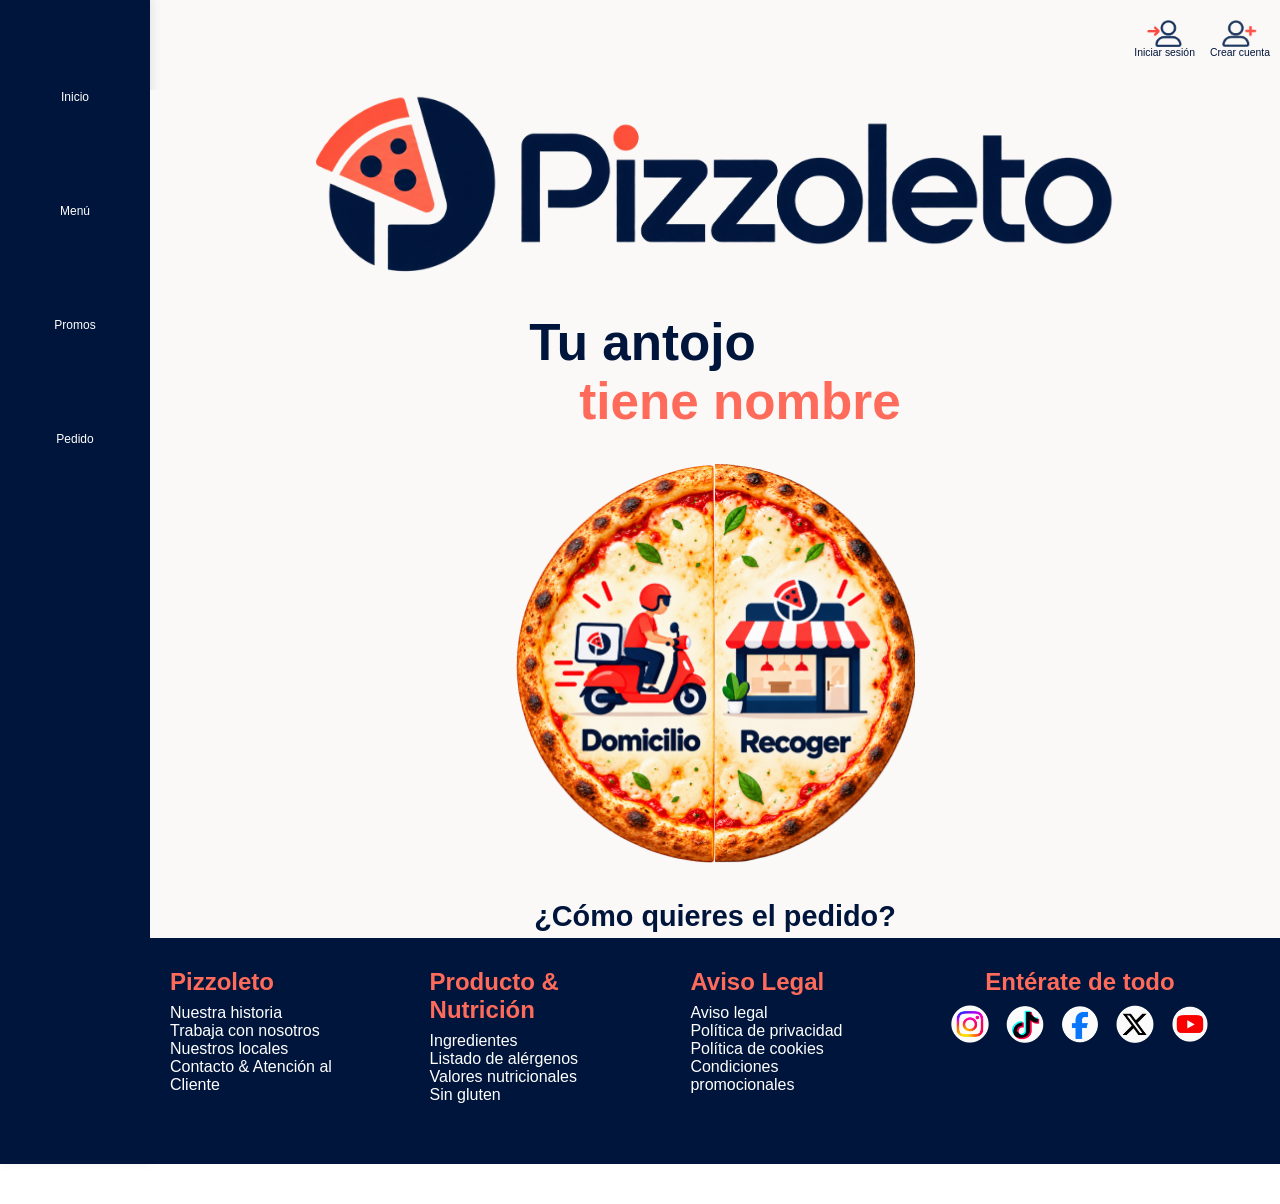
<file: index.html>
<!DOCTYPE html>
<html lang="es">
<head>
    <meta charset="UTF-8">
    <meta name="viewport" content="width=device-width, initial-scale=1.0">
    <title>Pizzoleto - Inicio</title>
    <link rel="icon" href="./assets/images/logo_pizzoleto.png" type="image/png">
    <link rel="stylesheet" href="./css/variables.css">
    <link rel="stylesheet" href="./css/style.css">
</head>

<body>

    <header>
      <nav class="header__nav">
        <ul>
          <li>
            <a class="header__nav-link" href="#">
                  <img class="header__nav-user" src="./assets/images/log_in.png" width="50" height="50" alt="Icono de usuario con una flecha para iniciar sesión">
                  <span>Iniciar sesión</span>
            </a>
          </li>
          <li>
            <a class="header__nav-link" href="new_account.html"> 
                <img class="header__nav-user" src="./assets/images/create_account.png" width="50" height="50" alt="Icono de usuario con un más para crear una cuenta nueva">
                <span>Crear cuenta</span>
            </a>
          </li>
        </ul>      
      </nav>
    </header>

    <nav class="nav__principal">
      <ul>
        <li>
          <a href="./index.html">
            <picture>
              <source media="(min-width: 1024px)" srcset="./assets/images/home_white.png">
              <img class="nav__principal--icons" src="./assets/images/home.png" width="30" height="30" alt="Icono inicio.">
            </picture>
            <span>Inicio</span>
          </a>
        </li>
        <li>
          <a href="#">
            <picture>
              <source media="(min-width: 1024px)" srcset="./assets/images/Menu_white.png">
              <img class="nav__principal--icons" src="./assets/images/Menu.png" width="30" height="30" alt="Icono menú para ir a ver los productos para realizar el pedido">
            </picture>
            <span>Menú</span>
          </a>    
        </li>
        <li>
         <a href="#">
            <picture>
                <source media="(min-width: 1024px)" srcset="./assets/images/promotions_white.png">
                <img class="nav__principal--icons" src="./assets/images/promotions.png" width="30" height="30" alt="Icono de promociones para ver las promociones">
            </picture>
            <span>Promos</span>
          </a>
        </li>
        <li>
          <a href="./order_pickup.html">
            <picture>
                <source media="(min-width: 1024px)" srcset="./assets/images/order_white.png">
                <img class="nav__principal--icons" src="./assets/images/order.png" width="30" height="30" alt="Icono de carrito de compra para ver el pedido">
            </picture>
            <span>Pedido</span>
          </a>
        </li>
      </ul>
    </nav>  

    

    <main>

      <section class="content">

        <div class="content__brand">
          <img class="content__brand-img" src="./assets/images/pizzoleto_brand.png" width="160" height="60" alt="Pizzoleto">
        </div>

        <h2 class="content__slogan">Tu antojo 
          <span class="content__slogan-nombre">tiene nombre</span>
        </h2>

        <div class="content__order">
          <a class="content__order-link content__order-link--home" href="#">
            <img class="content__order-img" src="./assets/images/pizza_home.png" alt="Pedido a domicilio" >
          </a>
          <a class="content__order-link content__order-link--pickup" href="order_pickup.html">
            <img class="content__order-img" src="./assets/images/pizza_pickup.png" alt="Pedido para recoger" >
          </a>
        </div>

        <h2 class="content__question">¿Cómo quieres el pedido?</h2>
        
      </section>
      
    </main>


    <footer>

      <section class="footer__info">

        <h2>Pizzoleto</h2>
        <ul>
          <li><a href="#">Nuestra historia</a></li>
          <li><a href="#">Trabaja con nosotros</a></li>
          <li><a href="#">Nuestros locales</a></li>
          <li><a href="#">Contacto & Atención al Cliente</a></li>
        </ul>

      </section>

      <section class="footer__info">

        <h2>Producto & Nutrición</h2>
        <ul>
          <li><a href="#">Ingredientes</a></li>
          <li><a href="#">Listado de alérgenos</a></li>
          <li><a href="#">Valores nutricionales</a></li>
          <li><a href="#">Sin gluten</a></li>
        </ul>

      </section>

      <section class="footer__info">

        <h2>Aviso Legal</h2>
        <ul>
          <li><a href="#">Aviso legal</a></li>
          <li><a href="#">Política de privacidad</a></li>
          <li><a href="#">Política de cookies</a></li>
          <li><a href="#">Condiciones promocionales</a></li>
        </ul>

      </section>

      <section class="footer__networks">

        <h2>Entérate de todo</h2>
        <ul class="socials__networks">
          <li>
            <a href="#" aria-label="Instagram">
              <img src="./assets/images/social_networks/instagram.png" width="40" height="40" alt="Logo de la red social Instagram">
            </a>
          </li>

          <li>
            <a href="#" aria-label="TikTok">
              <img src="./assets/images/social_networks/tiktok.png" width="40" height="40" alt="Logo de la red social TikTok">
            </a>
          </li>

          <li>
            <a href="#" aria-label="Facebook">
              <img src="./assets/images/social_networks/facebook.png" width="40" height="40" alt="Logo de la red social Facebook">
              
            </a>
          </li>

          <li>
            <a href="#" aria-label="X">
              <img src="./assets/images/social_networks/x.png" width="40" height="40" alt="Logo de la red social X">
            </a>
          </li>

          <li>
            <a href="#" aria-label="YouTube">
              <img src="./assets/images/social_networks/youtube.png" width="40" height="40" alt="Logo de la red social Youtube">
            </a>
          </li>
        </ul>
      </section>

    </footer>

</body>
</html>
</file>
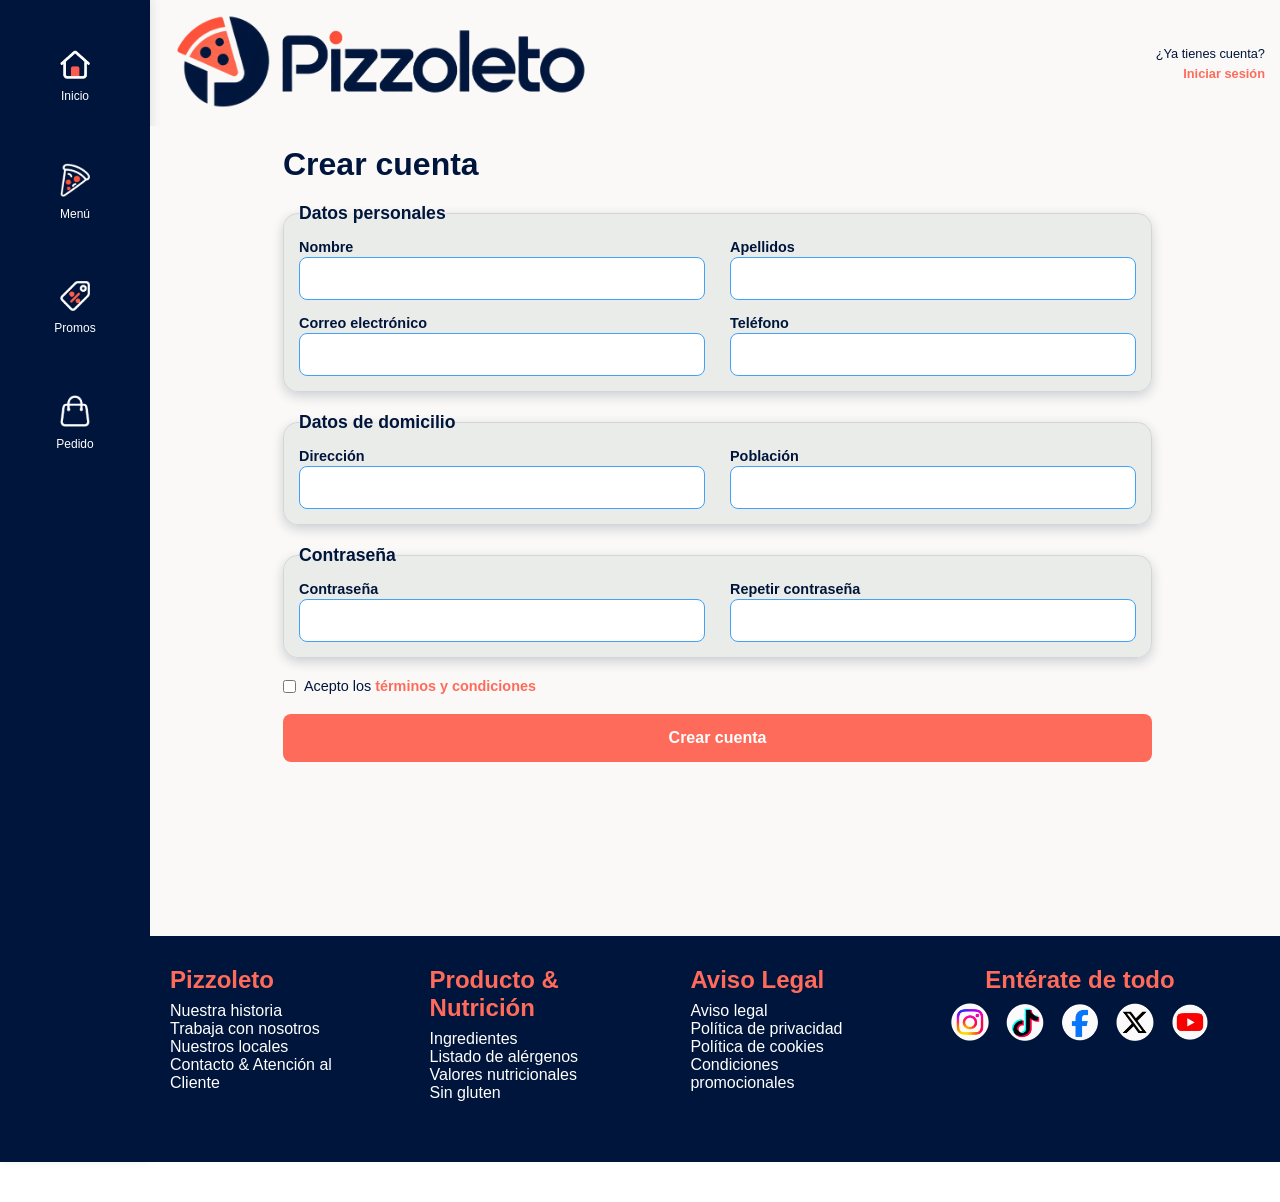
<file: new_account.html>
<!DOCTYPE html>
<html lang="es">
<head>
    <meta charset="UTF-8">
    <meta name="viewport" content="width=device-width, initial-scale=1.0">
    <title>Pizzoleto - Crear cuenta</title>
    <link rel="icon" href="./assets/images/logo_pizzoleto.png" type="image/png">
    <link rel="stylesheet" href="./css/variables.css">
    <link rel="stylesheet" href="./css/style.css">
    <link rel="stylesheet" href="./css/new_account.css">
</head>

<body>

    <header>
        <div class="header__brand">
            <!-- logo/brand Pizzoleto -->
             <a href="./index.html">
                <img class="header__brand-img" src="./assets/images/pizzoleto_brand.png" width="160" height="60" alt="Pizzoleto">
             </a>
        </div>

        <div class="header__login">
            <span>¿Ya tienes cuenta?</span>
            <a href="#">Iniciar sesión</a>
        </div>

    </header>

    <nav class="nav__principal">
      <ul>
        <li>
          <a href="./index.html">
            <picture>
              <source media="(min-width: 1024px)" srcset="./assets/images/home_white.png">
              <img class="nav__principal--icons" src="./assets/images/home.png" width="30" height="30" alt="Icono inicio.">
            </picture>
            <span>Inicio</span>
          </a>
        </li>
        <li>
          <a href="#">
            <picture>
              <source media="(min-width: 1024px)" srcset="./assets/images/Menu_white.png">
              <img class="nav__principal--icons" src="./assets/images/Menu.png" width="30" height="30" alt="Icono menú para ir a ver los productos para realizar el pedido">
            </picture>
            <span>Menú</span>
          </a>    
        </li>
        <li>
         <a href="#">
            <picture>
                <source media="(min-width: 1024px)" srcset="./assets/images/promotions_white.png">
                <img class="nav__principal--icons" src="./assets/images/promotions.png" width="30" height="30" alt="Icono de promociones para ver las promociones">
            </picture>
            <span>Promos</span>
          </a>
        </li>
        <li>
          <a href="./order_pickup.html">
            <picture>
                <source media="(min-width: 1024px)" srcset="./assets/images/order_white.png">
                <img class="nav__principal--icons" src="./assets/images/order.png" width="30" height="30" alt="Icono de carrito de compra para ver el pedido">
            </picture>
            <span>Pedido</span>
          </a>
        </li>
      </ul>
    </nav>  


    <main>

        <section class="register__content">
            <h1>Crear cuenta</h1>

            <form id="register-form" action="#">

                <fieldset class="register__group">
                    <legend>Datos personales</legend>

                    <div class="register__field">
                        <label for="name">Nombre</label>
                        <input 
                            type="text"
                            id="name"
                            name="name"
                            required
                        >
                    </div>

                    <div class="register__field">
                        <label for="surname">Apellidos</label>
                        <input 
                            type="text"
                            id="surname"
                            name="surname"
                            required
                        >
                    </div>

                    <div class="register__field">
                        <label for="email">Correo electrónico</label>
                        <input 
                            type="email"
                            id="email"
                            name="email"
                            required
                        >
                    </div>

                    <div class="register__field">
                        <label for="phone">Teléfono</label>
                        <input 
                            type="tel"
                            id="phone"
                            name="phone"
                            inputmode="numeric"
                            pattern="[0-9]{9}"
                            maxlength="9"
                            required
                        >
                    </div>

                </fieldset>

                <fieldset class="register__group">
                    <legend>Datos de domicilio</legend>

                    <div class="register__field">
                        <label for="address">Dirección</label>
                        <input 
                            type="text"
                            id="address"
                            name="address"
                            required
                        >
                    </div>

                    <div class="register__field">
                        <label for="city">Población</label>
                        <input 
                            type="text"
                            id="city"
                            name="city"
                            required
                        >
                    </div>

                </fieldset>

                <fieldset class="register__group">
                    <legend>Contraseña</legend>

                    <div class="register__field">
                        <label for="password">Contraseña</label>
                        <input 
                            type="password"
                            id="password"
                            name="password"
                            required
                        >
                    </div>

                    <div class="register__field">
                        <label for="confirm-password">Repetir contraseña</label>
                        <input 
                            type="password"
                            id="confirm-password"
                            name="confirm-password"
                            required
                        >
                    </div>

                </fieldset>

                <div class="register__terms">
                    <input 
                    type="checkbox" 
                    name="terms" 
                    id="terms"
                    required
                    >

                    <label for="terms">
                        Acepto los <a href="#">términos y condiciones</a>
                    </label>
                </div>

                <button class="register__button" type="submit">
                    Crear cuenta
                </button>


            </form>

        </section>


    </main>


    <footer>

      <section class="footer__info">

        <h2>Pizzoleto</h2>
        <ul>
          <li><a href="#">Nuestra historia</a></li>
          <li><a href="#">Trabaja con nosotros</a></li>
          <li><a href="#">Nuestros locales</a></li>
          <li><a href="#">Contacto & Atención al Cliente</a></li>
        </ul>

      </section>

      <section class="footer__info">

        <h2>Producto & Nutrición</h2>
        <ul>
          <li><a href="#">Ingredientes</a></li>
          <li><a href="#">Listado de alérgenos</a></li>
          <li><a href="#">Valores nutricionales</a></li>
          <li><a href="#">Sin gluten</a></li>
        </ul>

      </section>

      <section class="footer__info">

        <h2>Aviso Legal</h2>
        <ul>
          <li><a href="#">Aviso legal</a></li>
          <li><a href="#">Política de privacidad</a></li>
          <li><a href="#">Política de cookies</a></li>
          <li><a href="#">Condiciones promocionales</a></li>
        </ul>

      </section>

      <section class="footer__networks">

        <h2>Entérate de todo</h2>
        <ul class="socials__networks">
          <li>
            <a href="#" aria-label="Instagram">
              <img src="./assets/images/social_networks/instagram.png" width="40" height="40" alt="Logo de la red social Instagram">
            </a>
          </li>

          <li>
            <a href="#" aria-label="TikTok">
              <img src="./assets/images/social_networks/tiktok.png" width="40" height="40" alt="Logo de la red social TikTok">
            </a>
          </li>

          <li>
            <a href="#" aria-label="Facebook">
              <img src="./assets/images/social_networks/facebook.png" width="40" height="40" alt="Logo de la red social Facebook">
              
            </a>
          </li>

          <li>
            <a href="#" aria-label="X">
              <img src="./assets/images/social_networks/x.png" width="40" height="40" alt="Logo de la red social X">
            </a>
          </li>

          <li>
            <a href="#" aria-label="YouTube">
              <img src="./assets/images/social_networks/youtube.png" width="40" height="40" alt="Logo de la red social Youtube">
            </a>
          </li>
        </ul>
      </section>

    </footer>
</body>
</html>
</file>
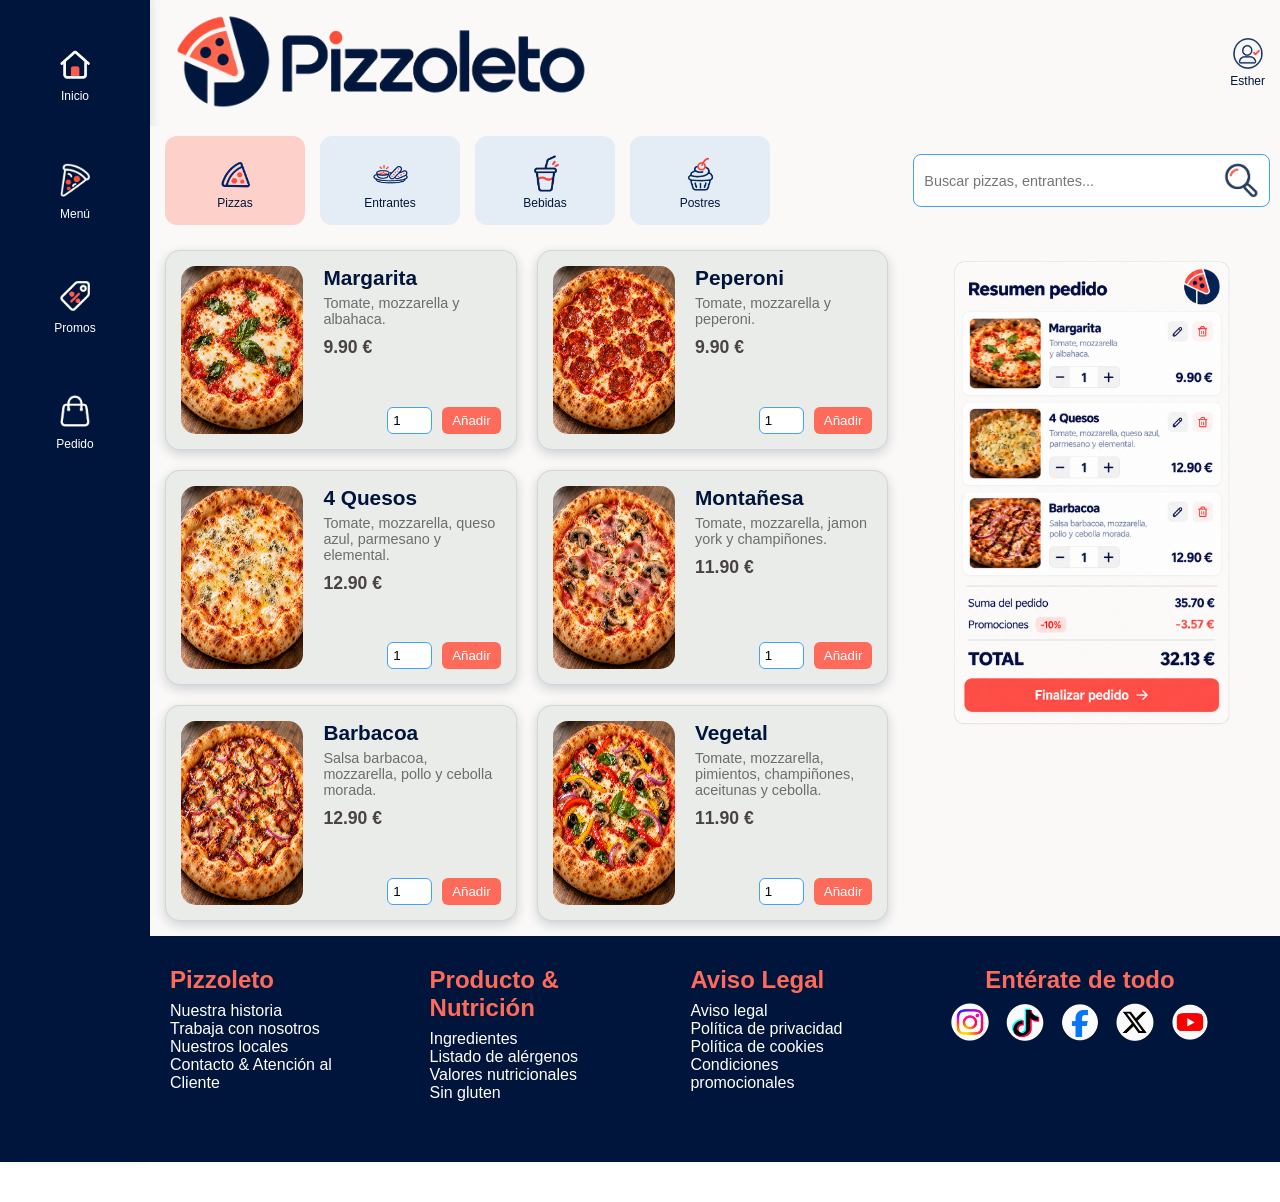
<file: order_pickup.html>
<!DOCTYPE html>
<html lang="es">
<head>
    <meta charset="UTF-8">
    <meta name="viewport" content="width=device-width, initial-scale=1.0">
    <title>Pizzoleto - Menú</title>
    <link rel="icon" href="./assets/images/logo_pizzoleto.png" type="image/png">
    <link rel="stylesheet" href="./css/variables.css">
    <link rel="stylesheet" href="./css/style.css">
    <link rel="stylesheet" href="./css/menu.css">

</head>
<body>

    <header>
        <div class="header__brand">
            <!-- logo/brand Pizzoleto -->
             <a href="./index.html">
                <img class="header__brand-img" src="./assets/images/pizzoleto_brand.png" width="160" height="60" alt="Pizzoleto">
             </a>
        </div>

        <div class="header__user">
            <!-- usuario logeado -->
             <a href="#">
              <img class="header__user-icons" src="./assets/images/account_user.png" width="50" height="50" alt="Icono de usuario logeado">
              <span>Esther</span>
            </a>
        </div>

    </header>

    <nav class="nav__principal">
      <ul>
        <li>
          <a href="./index.html">
            <picture>
              <source media="(min-width: 1024px)" srcset="./assets/images/home_white.png">
              <img class="nav__principal--icons" src="./assets/images/home.png" width="30" height="30" alt="Icono inicio.">
            </picture>
            <span>Inicio</span>
          </a>
        </li>
        <li>
          <a href="#">
            <picture>
              <source media="(min-width: 1024px)" srcset="./assets/images/Menu_white.png">
              <img class="nav__principal--icons" src="./assets/images/Menu.png" width="30" height="30" alt="Icono menú para ir a ver los productos para realizar el pedido">
            </picture>
            <span>Menú</span>
          </a>    
        </li>
        <li>
         <a href="#">
            <picture>
                <source media="(min-width: 1024px)" srcset="./assets/images/promotions_white.png">
                <img class="nav__principal--icons" src="./assets/images/promotions.png" width="30" height="30" alt="Icono de promociones para ver las promociones">
            </picture>
            <span>Promos</span>
          </a>
        </li>
        <li>
          <a href="./order_pickup.html">
            <picture>
                <source media="(min-width: 1024px)" srcset="./assets/images/order_white.png">
                <img class="nav__principal--icons" src="./assets/images/order.png" width="30" height="30" alt="Icono de carrito de compra para ver el pedido">
            </picture>
            <span>Pedido</span>
          </a>
        </li>
      </ul>
    </nav>  

    <main class="menu">
        <section class="menu__products">
            <nav class="menu__products-categories">
                <!-- Pizzas -->
                 <a href="#" class="menu__categories menu__categories--active">
                    <img src="./assets/images/pizzas.png" width="50" height="50" alt="Icono pizzas">
                    <span>Pizzas</span>
                 </a>
                <!-- Entrantes -->
                 <a href="#" class="menu__categories">
                    <img src="/assets/images/entrantes.png" width="50" height="50" alt="Icono entrantes">
                    <span>Entrantes</span>
                 </a>
                <!-- Bebidas -->
                 <a href="#" class="menu__categories">
                    <img src="/assets/images/bebidas.png" width="50" height="50" alt="Icono bebidas">
                    <span>Bebidas</span>
                 </a>
                <!-- Postres -->
                 <a href="#" class="menu__categories">
                    <img src="/assets/images/postres.png" width="50" height="50" alt="Icono postres">
                    <span>Postres</span>
                 </a>
            </nav>

            <form action="#" class="menu__products-search">
                <!-- Buscador de productos -->
                <div class="menu__search-box">
                    <input 
                      type="search"
                      name="search-products"
                      placeholder="Buscar pizzas, entrantes..."
                      aria-label="Buscar productos"
                    >
                    <button type="submit" title="Buscar productos" aria-label="Buscar productos">
                      <img src="./assets/images/buscar.png" width="50" height="50" alt="Icono lupa">
                    </button>
                </div>
            </form>
        </section>

        <section class="products">
            <!-- Tarjetas de productos -->

             <article class="product__card">
                <img class="product__card-img" src="./assets/images/pizzas/margarita.png"  width="300" height="300" alt="Pizza Margarita">
                <div class="product__card-content">

                    <h2>Margarita</h2>

                    <p class="product__card-description">
                      Tomate, mozzarella y albahaca.
                    </p>

                    <div class="product__card-footer">
                        <span class="product__card-price">9.90 €</span>
                        <div class="product__card-interaction">
                            <input 
                              type="number" 
                              class="product__card-quantity"
                              min="1"
                              max="10"
                              value="1"
                              aria-label="Cantidad de pizzas Margarita"
                              title="Selecciona la cantidad de pizzas Margarita"
                            >
                            <button type="button">Añadir</button>
                        </div>
                    </div>
                </div>
             </article>

             <article class="product__card">
                <img class="product__card-img" src="./assets/images/pizzas/peperoni.png"  width="300" height="300" alt="Pizza Margarita">
                <div class="product__card-content">

                    <h2>Peperoni</h2>

                    <p class="product__card-description">
                      Tomate, mozzarella y peperoni.
                    </p>

                    <div class="product__card-footer">
                        <span class="product__card-price">9.90 €</span>
                        <div class="product__card-interaction">
                            <input 
                              type="number" 
                              class="product__card-quantity"
                              min="1"
                              max="10"
                              value="1"
                              aria-label="Cantidad de pizzas Peperoni"
                              title="Selecciona la cantidad de pizzas Peperoni"
                            >
                            <button type="button">Añadir</button>
                        </div>
                    </div>
                </div>
             </article>

             <article class="product__card">
                <img class="product__card-img" src="./assets/images/pizzas/4quesos.png"  width="300" height="300" alt="Pizza Margarita">
                <div class="product__card-content">

                    <h2>4 Quesos</h2>

                    <p class="product__card-description">
                      Tomate, mozzarella, queso azul, parmesano y elemental.
                    </p>

                    <div class="product__card-footer">
                        <span class="product__card-price">12.90 €</span>
                        <div class="product__card-interaction">
                            <input 
                              type="number" 
                              class="product__card-quantity"
                              min="1"
                              max="10"
                              value="1"
                              aria-label="Cantidad de pizzas 4 Quesos"
                              title="Selecciona la cantidad de pizzas 4 Quesos"
                            >
                            <button type="button">Añadir</button>
                        </div>
                    </div>
                </div>
             </article>

             <article class="product__card">
                <img class="product__card-img" src="./assets/images/pizzas/montañesa.png"  width="300" height="300" alt="Pizza Margarita">
                <div class="product__card-content">

                    <h2>Montañesa</h2>

                    <p class="product__card-description">
                      Tomate, mozzarella, jamon york y champiñones.
                    </p>

                    <div class="product__card-footer">
                        <span class="product__card-price">11.90 €</span>
                        <div class="product__card-interaction">
                            <input 
                              type="number" 
                              class="product__card-quantity"
                              min="1"
                              max="10"
                              value="1"
                              aria-label="Cantidad de pizzas Montañesa"
                              title="Selecciona la cantidad de pizzas Montañesa"
                            >
                            <button type="button">Añadir</button>
                        </div>
                    </div>
                </div>
             </article>

             <article class="product__card">
                <img class="product__card-img" src="./assets/images/pizzas/barbacoa.png"  width="300" height="300" alt="Pizza Margarita">
                <div class="product__card-content">

                    <h2>Barbacoa</h2>

                    <p class="product__card-description">
                      Salsa barbacoa, mozzarella, pollo y cebolla morada.
                    </p>

                    <div class="product__card-footer">
                        <span class="product__card-price">12.90 €</span>
                        <div class="product__card-interaction">
                            <input 
                              type="number" 
                              class="product__card-quantity"
                              min="1"
                              max="10"
                              value="1"
                              aria-label="Cantidad de pizzas Barbacoa"
                              title="Selecciona la cantidad de pizzas Barbacoa"
                            >
                            <button type="button">Añadir</button>
                        </div>
                    </div>
                </div>
             </article>

             <article class="product__card">
                <img class="product__card-img" src="./assets/images/pizzas/Vegetal.png"  width="300" height="300" alt="Pizza Margarita">
                <div class="product__card-content">

                    <h2>Vegetal</h2>

                    <p class="product__card-description">
                      Tomate, mozzarella, pimientos, champiñones, aceitunas y cebolla.
                    </p>

                    <div class="product__card-footer">
                        <span class="product__card-price">11.90 €</span>
                        <div class="product__card-interaction">
                            <input 
                              type="number" 
                              class="product__card-quantity"
                              min="1"
                              max="10"
                              value="1"
                              aria-label="Cantidad de pizzas Vegetal"
                              title="Selecciona la cantidad de pizzas Vegetal"
                            >
                            <button type="button">Añadir</button>
                        </div>
                    </div>
                </div>
             </article>

        </section>

        <aside class="order__summary">
            <!-- Resumen pedido -->
             <img class="order__summary-img" src="./assets/images/order_summary.png" width="900" height="1400" alt="Resumen del pedido">
        </aside>

    </main>

    <footer>

      <section class="footer__info">

        <h2>Pizzoleto</h2>
        <ul>
          <li><a href="#">Nuestra historia</a></li>
          <li><a href="#">Trabaja con nosotros</a></li>
          <li><a href="#">Nuestros locales</a></li>
          <li><a href="#">Contacto & Atención al Cliente</a></li>
        </ul>

      </section>

      <section class="footer__info">

        <h2>Producto & Nutrición</h2>
        <ul>
          <li><a href="#">Ingredientes</a></li>
          <li><a href="#">Listado de alérgenos</a></li>
          <li><a href="#">Valores nutricionales</a></li>
          <li><a href="#">Sin gluten</a></li>
        </ul>

      </section>

      <section class="footer__info">

        <h2>Aviso Legal</h2>
        <ul>
          <li><a href="#">Aviso legal</a></li>
          <li><a href="#">Política de privacidad</a></li>
          <li><a href="#">Política de cookies</a></li>
          <li><a href="#">Condiciones promocionales</a></li>
        </ul>

      </section>

      <section class="footer__networks">

        <h2>Entérate de todo</h2>
        <ul class="socials__networks">
          <li>
            <a href="#" aria-label="Instagram">
              <img src="./assets/images/social_networks/instagram.png" width="40" height="40" alt="Logo de la red social Instagram">
            </a>
          </li>

          <li>
            <a href="#" aria-label="TikTok">
              <img src="./assets/images/social_networks/tiktok.png" width="40" height="40" alt="Logo de la red social TikTok">
            </a>
          </li>

          <li>
            <a href="#" aria-label="Facebook">
              <img src="./assets/images/social_networks/facebook.png" width="40" height="40" alt="Logo de la red social Facebook">
              
            </a>
          </li>

          <li>
            <a href="#" aria-label="X">
              <img src="./assets/images/social_networks/x.png" width="40" height="40" alt="Logo de la red social X">
            </a>
          </li>

          <li>
            <a href="#" aria-label="YouTube">
              <img src="./assets/images/social_networks/youtube.png" width="40" height="40" alt="Logo de la red social Youtube">
            </a>
          </li>
        </ul>
      </section>

    </footer>


    
</body>
</html>
</file>
<file: css/variables.css>
:root{
    --color-primary: #00153B; /* azul marino */
    --color-secondary: #FF6B5A; /* coral */

    --bg-primary: #FAF9F7; /* blanco roto */
    --menu-bg: #E4EDF5 ; /* azul clarito */
    --menu-bg-hover: #FDD1CA; /* coral clarito */
    --bg-card: #eaece9; /* gris clarito*/

    --color-border-inputs: #40a2f8 ;


}
</file>
<file: css/style.css>
/* -------------------------------------------
|             General styles                |
----------------------------------------------*/

html{
    box-sizing: border-box;
}

*, 
*::after,
*::before{
    box-sizing: inherit;
    margin: 0;
    padding: 0;
    text-decoration: none;
}




/* ////////////////// MOBILE DESIGN //////////////////// */

body{
    font-family: Liberation Sans, sans-serif;
    padding-bottom: 80px; /* Para que el menú no tape el footer */
}

/* -------------------------------------------
|                Header Styles               |
----------------------------------------------*/

header{
    background-color: var(--bg-primary);
    height: 10vh;    
    padding-top: 20px;
    padding-right: 10px;
}

.header__nav ul{
    display: flex;
    /* flex-direction: row; */
    justify-content: flex-end; 
    align-items: center;
    gap: 15px;
    list-style: none;
}

.header__nav-link{
    display: flex;
    flex-direction: column;
    align-items: center;
    gap: 0px;
}

.header__nav-user {
    display: block;
    width: 35px;
    height: auto;
    
}

.header__nav-link span{
    color: var(--color-primary);
    font-size: 0.65rem;
    
}




/* -------------------------------------------
|                 Nav Styles                 |
----------------------------------------------*/

.nav__principal {
    background-color: white;
    position: fixed;
    bottom: 0;
    left: 0;
    width: 100%;
    height: 70px;
    z-index: 900;

    box-shadow: 0 -4px 12px rgba(0, 0, 0, 0.12);  
    /*   0px: desplazamiento(x), no se mueve a izquierda ni derecha
        -4px: desplazamiento(y), la sombra va hacia arriba (negativo va hacia arriba, positivo hacia abajo)
        12px : desenfoque de la sombra
        rgba() : último parámetro es la transparencia (0 es transparente, 1 es opaco) 
    */
    
}

.nav__principal ul{
    list-style: none;
    display: flex;
    flex-direction: row;
    justify-content: space-evenly;
    align-items: center;
    height: 100%;
    
}

.nav__principal--icons{
    width: 30px;
    height: auto;
}

.nav__principal li a {
    display: flex;
    flex-direction: column;
    align-items: center;
    justify-content: center;
    gap:6px; /* esptacio entre los elementos hijo */
    padding-bottom: 10px;
    padding-top: 10px;
}

.nav__principal li a span{
    color: var(--color-primary);
    font-size: 0.75rem;
    
}


/* -------------------------------------------
|                Main Styles                  |
----------------------------------------------*/

main{
    background-color: var(--bg-primary);
    min-height: 90vh; /*  pongo mínimo para que no asome el footer y quede mejor estéticamente */

}

/* GRIP PINCIPAL DEL SECTION DEL MAIN */
/* Nombramos cada área para el grid de content*/
.content__brand{ grid-area: brand;}
.content__slogan{ grid-area: slogan;}
.content__order{ grid-area: order;}
.content__question{ grid-area: question;}

.content{
    display: grid;
    grid-template-columns: 1fr;
    grid-template-areas: 
    "brand"
    "slogan"
    "order"
    "question";
    justify-items: center;
    row-gap: 32px;
}

/* BRAND */
.content__brand-img{ 
    display: block;
    width: 95%;
    max-width: 850px;
    height: auto;
    margin-inline: auto; /* reparte los márgenes horizontales automáticamente  */
    margin-bottom: 10px;

}

/* SLOGAN */
.content__slogan{
    color: var(--color-primary);
    font-size: 2rem;

}

.content__slogan-nombre{
    color: var(--color-secondary);
    display: block; /* convierto el span en bloque para que salte a la línea siguiente */
    margin-left: 50px;
}

/* GRIP DE ORDER (para la pizza por mitades) */
/* Nombramos cada área para el grid de order*/
.content__order-link--home{ grid-area: home;}
.content__order-link--pickup{ grid-area: pickup;}

.content__order{
    display: grid;
    grid-template-columns: 1fr 1fr;
    grid-template-areas: 
    "home pickup";

    width: 80%;
    max-width: 400px; /* Límite máximo de ancho para que nunca crezca más de eso */
    gap: 0;

}

/* ORDER */
.content__order-link{
    display: block;
    transition: transform 0.25s ease;
}

.content__order-link:hover{
    transform: translateY(-10px); /* scale(1.02) para aumentar el tamaño un 102%, se puede combinar transformaciones */
}

.content__order-img{
    display: block;
    width: 100%;
    height: auto;
    
}

/* QUESTION */
.content__question{
    color: var(--color-primary);
    font-size: 1.5rem;
    margin-top: 15px;
    
}


/* -------------------------------------------
|                Footer Styles                |
----------------------------------------------*/

footer{
    padding: 30px 20px;
    background-color: var(--color-primary);
}

footer ul{
    list-style: none;
}


footer h2{
    margin-bottom: 8px;
    color: var(--color-secondary);
}

footer a {
    color: white;
}
    

.footer__info,
.footer__networks {
    margin-bottom: 30px;

}

.socials__networks {
    list-style: none;
    display: flex;
    gap: 15px;
    
}






/*  /////////////////////////////////////////////////////////// 
   //////////////   DESIGNS OF OTHER DEVICES   ///////////////
/* ////////////////////////////////////////////////////////// */


@media (min-width:1024px){

    /* Nombramos cada área (hijos directos de body >), para organizar el body*/ 
    body > header { grid-area: header; } 
    body > nav { grid-area: nav; }
    body > main { grid-area: main; }
    body > footer { grid-area: footer; }

    /* Dibujamos el layout en el body */
    body {
        display: grid;
        grid-template-columns: 150px 1fr; /* 2 columnas: nav, main */
        grid-template-rows: auto 1fr auto; /* 3 filas: header, contenido, footer */
        grid-template-areas:
        "nav header"
        "nav main"
        "nav footer";
        
        gap: 0px;
        min-height: 100vh;

        padding-bottom: 0px; /* En Web no hace falta padding porque el menú no está abajo*/
    }



/* -------------------------------------------
|               Header Styles                |
----------------------------------------------*/



/* -------------------------------------------
|                Nav Styles                  |
----------------------------------------------*/

.nav__principal {
    background-color: var(--color-primary);
    position: static;
    width: auto;
    height: auto;
    z-index: auto;
}

.nav__principal ul{
    flex-direction: column;
    justify-content: flex-start;
    margin-top: 40px;
    gap:40px;

}

.nav__principal li a span{
    color: white;
}

.nav__principal picture{
    display: block;
}


/* -------------------------------------------
|                Main Styles                |
----------------------------------------------*/

.content{
    width: 100%;
    margin-top: 0px;
}

/* BRAND */
.content__brand-img{ 
    margin-bottom: 5px;

}

/* SLOGAN */
.content__slogan{
    font-size: 3.2rem;

}

/* QUESTION */
.content__question{
    font-size: 1.8rem;
    margin-top: 5px;
    margin-bottom: 5px;
    
}



/* -------------------------------------------
|                Footer Styles                |
----------------------------------------------*/

footer{
    display:grid;
    grid-template-columns: auto auto auto 1fr;
    column-gap: 80px;
}

.footer__networks{
    justify-self:end;
    padding-right: 50px;
}

.footer__networks h2{
    text-align: center;
}



}
</file>
<file: css/new_account.css>
/* ////////////////// MOBILE DESIGN //////////////////// */


/* -------------------------------------------
|                Header Styles               |
----------------------------------------------*/

header{
    background-color: var(--bg-primary);
    display: flex;
    justify-content: space-between;
    align-items: center;
    padding: 15px;
}

.header__brand-img{
    width: 75%;
    max-width: 550px;
    height: auto;
}

.header__login{
    display: flex;
    flex-direction: column;
    align-items: flex-end;
    gap: 5px;
    font-size: 0.8rem;
    white-space: nowrap; /* Para que no salte el texto a otra línea */
}

.header__login span{
    color: var(--color-primary);
}

.header__login a{
    color: var(--color-secondary);
    font-weight: bold;
}




/* -------------------------------------------
|                Main Styles                  |
----------------------------------------------*/

.register__content{
    padding: 20px 15px 15px 20px;
}

.register__content h1{
    color: var(--color-primary);
    font-size: 2rem;
    margin-bottom: 20px;

}

/* FORMULARIO */

#register-form{
    display: grid;
    grid-template-columns: 1fr;
    gap: 20px;
}

/* Fielset - Grupo */
.register__group{
    display: grid;
    grid-template-columns: 1fr;
    gap: 10px;
    padding: 15px;
    background-color: var(--bg-card);  
    border: none;
    border-radius: 15px;
    box-shadow: 0 4px 12px rgba(0, 21, 59, 0.18);
    border: 1px solid rgba(0, 21, 59, 0.10);
}

/* Título del fieldset - grupo */
.register__group legend{
    color: var(--color-primary);
    font-size: 1.1rem;
    font-weight: bold;
    
    

}

/* Label e input */
.register__field{
    display: grid;
    grid-template-columns: 1fr;
    gap: 2px;
}

.register__field label{
    color: var(--color-primary);
    font-size: 0.9rem;
    font-weight: bold;
}

.register__field input{
    width: 100%;
    padding: 12px;
    border-radius: 8px;
    border: 1px solid var(--color-border-inputs);
    background-color: white;
    color: var(--color-primary);
    font-size: 0.95rem;

}

.register__field input:focus{
    outline: 2px solid var(--color-secondary);
    border-color: transparent;
}

/* Términos */
.register__terms{
    display: flex;
    align-items: center;
    gap: 8px;
    color: var(--color-primary);
    font-size: 0.9rem;
}

.register__terms a{
    color: var(--color-secondary);
    font-weight: bold;
}

/* Botón */
.register__button{
    border-radius: 8px;
    border: none;
    background-color: var(--color-secondary);
    color: white;
    font-size: 1rem;
    font-weight: bold;
    cursor: pointer;
    padding: 15px;
}







/*  /////////////////////////////////////////////////////////// 
   //////////////   DESIGNS OF OTHER DEVICES   ///////////////
/* ////////////////////////////////////////////////////////// */


@media (min-width:1024px){

/* -------------------------------------------
|                Header Styles               |
----------------------------------------------*/

header{
     height: 14vh;  
}

.header__brand{
    padding: 10px;
}




/* -------------------------------------------
|                Main Styles                  |
----------------------------------------------*/

.register__content{
    width: 80%;
    max-width: 1000px;
    margin-inline: auto; /* para centrarlo horizontal */
    
}

/* Fielset - Grupo */
.register__group{
    grid-template-columns: 1fr 1fr;
    column-gap: 25px;
    row-gap: 15px;
}





}
</file>
<file: css/menu.css>
/* ////////////////// MOBILE DESIGN //////////////////// */


/* -------------------------------------------
|                Header Styles               |
----------------------------------------------*/

header{
    background-color: var(--bg-primary);
    display: flex;
    justify-content: space-between;
    align-items: center;
    padding: 15px;
}

.header__brand-img{
    width: 75%;
    max-width: 550px;
    height: auto;
}

.header__user a{
    display: flex;
    flex-direction: column;
    align-items: center;
    gap: 5px;
    
}

.header__user-icons{
    width: 30px;
    height: auto;
}


.header__user span{
    color: var(--color-primary);
    font-size: 0.75rem;
}



/* -------------------------------------------
|                Main Styles                  |
----------------------------------------------*/

/* GRIP PINCIPAL MAIN */
/* Nombramos cada área para el grid del menu del main*/
.menu__products{ grid-area: menu;} /* Menú */
.products{ grid-area: products;} /* Buscador y productos */
.order__summary{ grid-area: order-summary;} /* Resumen pedido */

.menu{
    display: grid;
    grid-template-columns: 1fr; /* 1 columna, */
    grid-template-areas: 
    "menu" 
    "products";

    align-content: start;
}

.order__summary {
    grid-area: order-summary;
    display: none; /* Ocultar aside, el resumen del pedido en versión movil*/
}

/*  MENU (Menú productos + buscador productos)  */

/* GRIP Interno - Menu productos + buscador */
.menu__products-categories{ grid-area: categories;} /* menú categorias */
.menu__products-search{ grid-area: search;} /* buscador de productos */


.menu__products{
    display: grid;
    grid-template-columns: 1fr;
    grid-template-areas: 
    "categories"
    "search";

    align-content: start;
}

/*  MENU (Menú productos + buscador productos)  */

.menu__products-categories{
    display: grid;
    grid-template-columns: repeat(4, minmax(0,1fr)); /* con máximo para que respete el ancho de la pantalla */
    gap: 15px;
    padding: 10px;

}

/* Cada categoria */
.menu__categories{
    display: flex;
    flex-direction: column;
    align-items: center;
    justify-content: center;
    background-color: var(--menu-bg);
    border-radius: 12px;
    padding: 15px;

    transition: backgroung-color 0.2s ease,
                transform 0.2s ease;
    
}

.menu__categories:hover{
    background-color: #fdd1ca;
    transform: translateY(-2px);
}

.menu__categories--active{
    background-color: var(--menu-bg-hover);
}

.menu__categories img{
    width: 45px;
    height: auto;
    object-fit: contain; /* mete la imagen en una caja en este caso de 45x45 sin deformarla */

}

.menu__categories span{
    color: var(--color-primary);
    font-size: 0.75rem;
}

/* Buscador */

.menu__search-box{
    display: flex;
    align-items: center;
    justify-content: center;
    margin: 10px;
    /* para integrar la lupa dentro del input, este div hace de caja-input */
    border-radius: 8px;
    border: 1px solid var(--color-border-inputs);
    background-color: white;

    overflow: hidden; /* Para que todo lo que salga de la forma del input lo recorte (por la lupa) */

}

 /* cambia el estilo de .menu__search-box cuando hacen focus en el input */
.menu__search-box:focus-within{   
    border-color: var(--color-secondary);
}

.menu__search-box input{
    flex: 1; /* para ocupar todo el espacio disponible */
    min-width: 0; /* para que no se salga de la pantalla */
    padding: 8px 10px 8px 10px;
    color: var(--color-primary);
    font-size: 0.9rem;
    
    /* Para integrar la lupa dentro del input */
    border: none;
    outline: none;
    
}

.menu__search-box button{
    background-color: transparent;
    border: none;
    padding: 8px 10px 8px 10px;
    cursor: pointer; /* Para que aparezca la mano cuando estamos encima con el ratón  */

}

.menu__search-box button img{
    display: block;
    width: 35px;
    height: 35px;
}

.menu__search-box button:hover {
    background-color: var(--menu-bg-hover);
}


/*  PRODUCTOS */

.products{
    display: grid;
    grid-template-columns: 1fr;
    padding: 15px;
    gap: 15px;
}

/* Tarjeta producto */

.product__card{ 
    display: flex;
    flex-direction: row;
    background-color: var(--bg-card);
    border-radius: 15px;
    
    box-shadow: 0 4px 12px rgba(0, 21, 59, 0.18);
    border: 1px solid rgba(0, 21, 59, 0.10);
}
 
/* Parte izq - imagen */
.product__card-img{
    display: block;
    width: 40%;
    height: auto;
    border-radius: 15px;
    margin: 15px;
}

/* Parte derch - contenido */
.product__card-content{
    flex: 1; /* Para que ocupe lo que queda */
    padding: 15px 5px 15px 5px;
    display: flex;
    flex-direction: column;
    gap: 5px;
}

.product__card-content h2{
    color: var(--color-primary);
    font-size: 1.3rem;
}

.product__card-description{
    color: #6a6e6e;
    font-size: 0.9rem;
    padding-right: 8px;
}

.product__card-footer{
    display: flex;
    flex-direction: column;
    gap: 5px;
    flex: 1;  /* Así ocupa el espacio vertical que queda disponible*/
}

.product__card-price{
    color: #494343;
    font-size: 1.1rem;
    font-weight: bold;
    margin-top: 5px;
}

.product__card-interaction{
    display: flex;
    align-items: center;
    justify-content: end;
    gap: 10px;
    padding-right: 10px;
    margin-top: auto; /* Empuja hasta el final el input y el botón */
}

/* input numérico */
.product__card-quantity{
    width: 45px;
    padding: 5px;
    border: 1px solid var(--color-border-inputs);
    border-radius: 6px;
}

.product__card-interaction button{
    padding: 6px 10px 6px 10px;
    border: none;
    border-radius: 6px;
    background-color: var(--color-secondary);
    color: white;
    cursor: pointer;
}










/*  /////////////////////////////////////////////////////////// 
   //////////////   DESIGNS OF OTHER DEVICES   ///////////////
/* ////////////////////////////////////////////////////////// */


@media (min-width:1024px){

/* -------------------------------------------
|                Header Styles               |
----------------------------------------------*/

header{
     height: 14vh;  
}

.header__brand{
    padding: 10px;
}




/* -------------------------------------------
|                Main Styles                  |
----------------------------------------------*/

/*  GRID PRINCIPAL MAIN */
.menu{
    grid-template-columns: 1fr 1fr 1fr; /* 3 columnas, */
    grid-template-rows: auto 1fr; /* 2 filas*/
    grid-template-areas: 
    "menu menu menu" 
    "products products order-summary";
}

.order__summary{
    display: block; /* Para visualizar el aside, el resumen del pedido que estaba oculto en móvil */
}


/*  MENU (Menú productos + buscador productos)  */

/* Grid interno para colocar las distintas categorías del menú (Pizzas, Entrantes...) */

.menu__products{
    grid-template-columns: 1fr 1fr 1fr;
    grid-template-areas: 
    "categories categories search";
    align-items: center;
}

/*  MENU (Menú productos + buscador productos)  */

.menu__products-categories{
    grid-template-columns: repeat(4, minmax(120px,140px));
    justify-content: start;
    padding-left: 15px;
}



/*  PRODUCTOS */

.products{
    grid-template-columns: repeat(2, minmax(0,1fr));
    gap: 20px;

}

.product__card-img{
    width: 35%;
}



/*  RESUMEN PEDIDO */

.order__summary-img{
    display: block;
    width: 90%;
    max-width: 450px;
    height: auto;
    margin-inline: auto;

}


}
</file>
